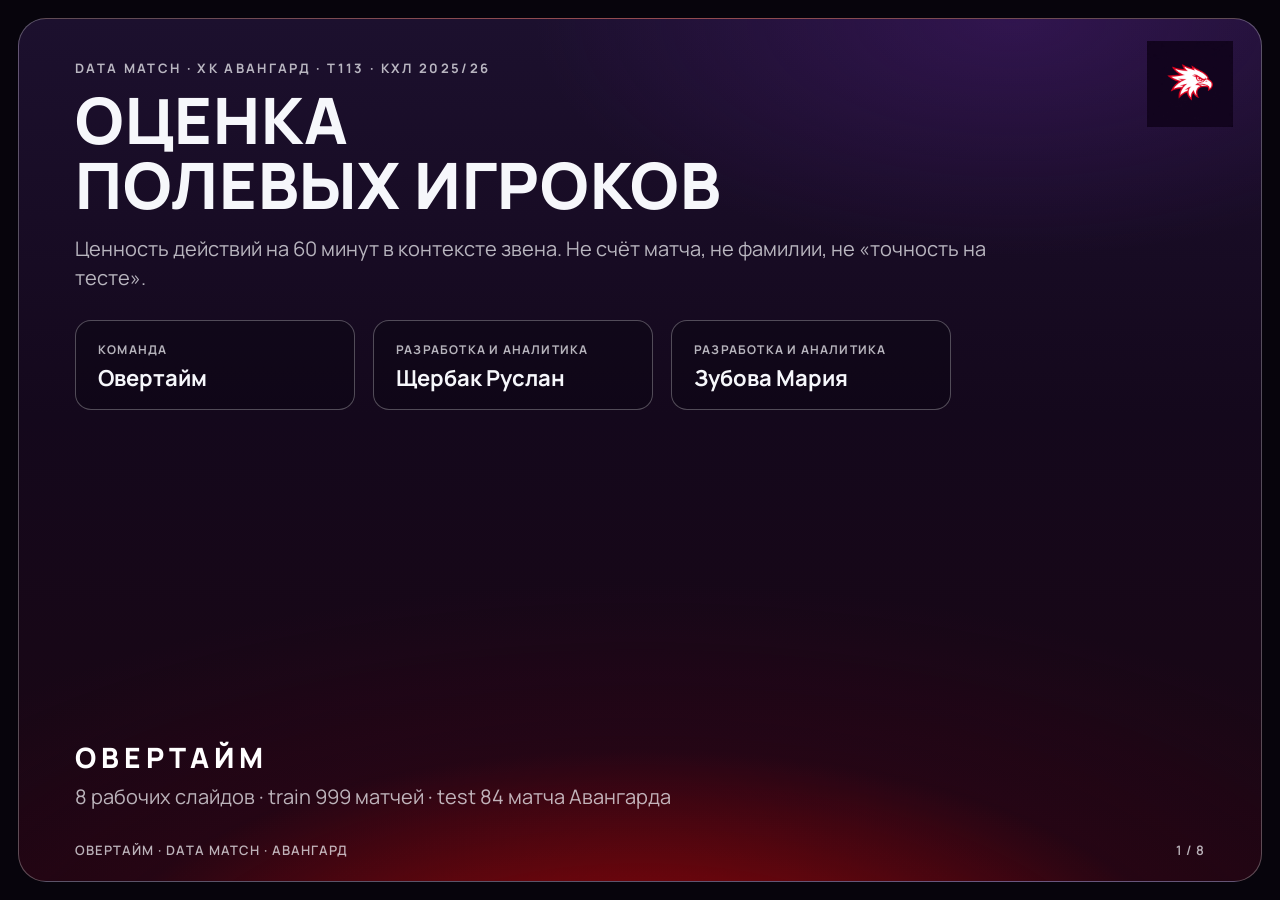
<file: docs/presentation/index.html>
<!DOCTYPE html>
<html lang="ru">
<head>
    <meta charset="UTF-8">
    <meta name="viewport" content="width=device-width, initial-scale=1">
    <title>Овертайм · Data Match · Авангард</title>
    <link rel="preconnect" href="https://fonts.googleapis.com">
    <link rel="preconnect" href="https://fonts.gstatic.com" crossorigin>
    <link href="https://fonts.googleapis.com/css2?family=Manrope:wght@400;500;600;700;800&display=swap" rel="stylesheet">
    <style>
        :root {
            --bg0: #12081c;
            --bg1: #1a0a28;
            --red: #e10600;
            --red-deep: #7a0018;
            --line: rgba(255, 255, 255, 0.28);
            --text: #f6f7fb;
            --muted: rgba(246, 247, 251, 0.72);
            --card: rgba(10, 6, 18, 0.38);
            --slide-bg:
                radial-gradient(120% 80% at 50% 115%, rgba(225, 6, 0, 0.72) 0%, rgba(90, 0, 24, 0.18) 38%, transparent 62%),
                radial-gradient(70% 50% at 80% 0%, rgba(88, 30, 140, 0.35), transparent 55%),
                linear-gradient(180deg, #1c102e 0%, #14081c 46%, #1a0612 100%);
        }

        * { box-sizing: border-box; margin: 0; padding: 0; }

        html, body {
            height: 100%;
            background: #07040c;
            color: var(--text);
            font-family: Manrope, "Segoe UI", sans-serif;
            overflow: hidden;
        }

        .stage {
            height: 100%;
            padding: 18px;
        }

        .deck {
            position: relative;
            height: 100%;
            border: 1.5px solid var(--line);
            border-radius: 28px;
            overflow: hidden;
            background: var(--slide-bg);
        }

        .hawk {
            position: absolute;
            top: 22px;
            right: 28px;
            width: 86px;
            height: 86px;
            object-fit: contain;
            z-index: 5;
            pointer-events: none;
        }

        .slide {
            display: none;
            height: 100%;
            padding: 40px 56px 70px;
            position: relative;
            background: transparent;
        }

        .slide.active { display: flex; flex-direction: column; }

        .fill {
            flex: 1;
            min-height: 0;
            display: grid;
            align-items: stretch;
        }

        .kicker {
            font-size: 13px;
            letter-spacing: 0.18em;
            text-transform: uppercase;
            color: var(--muted);
            font-weight: 700;
            margin-bottom: 10px;
        }

        h1 {
            font-size: 64px;
            line-height: 1.02;
            font-weight: 800;
            letter-spacing: 0.01em;
            text-transform: uppercase;
            margin-bottom: 16px;
        }

        h2 {
            font-size: 46px;
            line-height: 1.05;
            font-weight: 800;
            text-transform: uppercase;
            margin-bottom: 18px;
        }

        .lead {
            font-size: 20px;
            color: var(--muted);
            max-width: 920px;
            line-height: 1.45;
        }

        .card {
            border: 1.5px solid var(--line);
            border-radius: 22px;
            background: var(--card);
            padding: 8px 28px;
        }

        .row {
            display: grid;
            grid-template-columns: 220px 1fr;
            gap: 28px;
            padding: 22px 0;
            border-bottom: 1px solid var(--line);
            align-items: start;
        }

        .row:last-child { border-bottom: none; }

        .row b {
            font-size: 18px;
            letter-spacing: 0.08em;
            text-transform: uppercase;
            padding-top: 2px;
        }

        .row p {
            font-size: 20px;
            color: var(--muted);
            line-height: 1.4;
        }

        .pills {
            display: grid;
            grid-template-columns: repeat(4, 1fr);
            gap: 16px;
            margin-top: 8px;
        }

        .pill {
            border: 1.5px solid var(--line);
            border-radius: 18px;
            padding: 22px 20px 20px;
        }

        .tag {
            display: inline-block;
            border: 1.5px solid var(--line);
            border-radius: 999px;
            padding: 6px 14px;
            font-size: 13px;
            font-weight: 800;
            letter-spacing: 0.08em;
            text-transform: uppercase;
            margin-bottom: 12px;
        }

        .pill p {
            color: var(--muted);
            font-size: 16px;
            line-height: 1.4;
        }

        .grid-3, .grid-2, .steps {
            display: grid;
            gap: 16px;
        }

        .grid-3 { grid-template-columns: repeat(3, 1fr); }
        .grid-2 { grid-template-columns: 1.15fr 0.85fr; }
        .steps {
            grid-template-columns: 1fr;
            grid-template-rows: 1fr 1fr;
        }
        .steps-row {
            display: grid;
            grid-template-columns: 1fr 1fr 1fr;
            gap: 16px;
            min-height: 0;
        }
        .steps-row.two { grid-template-columns: 1fr 1fr; }
        .stack {
            display: grid;
            grid-template-rows: 1fr 1fr;
            gap: 16px;
            min-height: 0;
        }

        .tile {
            border: 1.5px solid var(--line);
            border-radius: 18px;
            padding: 22px 22px 20px;
            background: var(--card);
            display: flex;
            flex-direction: column;
        }

        .tile .n {
            color: #ff4d3a;
            font-weight: 800;
            font-size: 13px;
            letter-spacing: 0.12em;
        }

        .tile h3 {
            font-size: 24px;
            margin: 10px 0 10px;
            font-weight: 800;
        }

        .tile p { color: var(--muted); font-size: 17px; line-height: 1.45; }

        table {
            width: 100%;
            border-collapse: collapse;
            font-size: 20px;
            flex: 1;
        }

        th, td {
            text-align: left;
            padding: 20px 12px;
            border-bottom: 1px solid var(--line);
            vertical-align: middle;
        }

        th { color: var(--muted); font-weight: 600; font-size: 14px; letter-spacing: 0.06em; text-transform: uppercase; }
        td.num, th.num { text-align: right; font-variant-numeric: tabular-nums; }
        .good { color: #7dffb0; }
        .mid { color: #ffe08a; }
        .bad { color: #ff8a8a; }

        .names {
            display: flex;
            gap: 18px;
            margin-top: 28px;
            flex-wrap: wrap;
        }

        .name-card {
            border: 1.5px solid var(--line);
            border-radius: 16px;
            padding: 16px 22px;
            min-width: 280px;
            background: var(--card);
        }

        .name-card small { color: var(--muted); letter-spacing: 0.1em; text-transform: uppercase; font-size: 12px; font-weight: 700; }
        .name-card strong { display: block; font-size: 22px; margin-top: 4px; }

        .title-meta {
            margin-top: auto;
            display: flex;
            justify-content: space-between;
            align-items: flex-end;
            gap: 24px;
            padding-top: 28px;
        }

        .big-team {
            font-size: 28px;
            font-weight: 800;
            letter-spacing: 0.18em;
            text-transform: uppercase;
            color: #fff;
        }

        .qr-wrap {
            display: grid;
            grid-template-columns: 1.2fr 0.8fr;
            gap: 36px;
            align-items: center;
            flex: 1;
        }

        .qr-box {
            justify-self: end;
            background: #fff;
            border-radius: 24px;
            padding: 18px;
            width: 360px;
            box-shadow: 0 18px 60px rgba(0, 0, 0, 0.35);
        }

        .qr-box img, .qr-box svg { width: 100%; height: auto; display: block; }

        code {
            font-family: Consolas, "Cascadia Mono", ui-monospace, monospace;
            color: #fff;
            font-size: 0.92em;
        }

        a.gh {
            color: #fff;
            font-size: 28px;
            font-weight: 800;
            text-decoration: none;
            border-bottom: 2px solid var(--red);
            line-height: 1.35;
        }

        .footer {
            position: absolute;
            left: 56px;
            right: 56px;
            bottom: 22px;
            display: flex;
            justify-content: space-between;
            color: var(--muted);
            font-size: 13px;
            letter-spacing: 0.08em;
            text-transform: uppercase;
            font-weight: 600;
        }

        .help {
            position: absolute;
            right: 56px;
            bottom: 22px;
            z-index: 6;
            color: var(--muted);
            font-size: 12px;
        }

        .compare li {
            list-style: none;
            padding: 12px 0;
            border-bottom: 1px solid var(--line);
            font-size: 18px;
            color: var(--muted);
        }

        .compare li strong { color: #fff; }

        ul.plain { padding-left: 0; }
        ul.plain li {
            list-style: none;
            padding: 10px 0 10px 18px;
            position: relative;
            color: var(--muted);
            font-size: 18px;
            line-height: 1.4;
        }
        ul.plain li::before {
            content: "";
            position: absolute;
            left: 0;
            top: 18px;
            width: 8px;
            height: 8px;
            border-radius: 50%;
            background: var(--red);
        }

        @media print {
            @page {
                size: 1920px 1080px;
                margin: 0;
            }
            html, body, .stage, .deck {
                width: 1920px;
                height: auto;
                overflow: visible;
                background: #07040c;
                -webkit-print-color-adjust: exact !important;
                print-color-adjust: exact !important;
            }
            .stage { padding: 0; }
            .deck {
                border: none;
                border-radius: 0;
                height: auto;
            }
            .hawk { display: none; }
            .slide {
                display: flex !important;
                flex-direction: column;
                width: 1920px;
                height: 1080px;
                overflow: hidden;
                background: var(--slide-bg) !important;
                page-break-after: always;
                break-after: page;
                break-inside: avoid;
                -webkit-print-color-adjust: exact !important;
                print-color-adjust: exact !important;
            }
            .slide::after {
                content: "";
                position: absolute;
                top: 22px;
                right: 28px;
                width: 86px;
                height: 86px;
                background: url("assets/hawk.jpg") center / contain no-repeat;
            }
            .slide:last-of-type {
                page-break-after: auto;
                break-after: auto;
            }
            .footer, .help { display: none; }
            .fill { flex: 1; min-height: 0; }
        }
    </style>
</head>
<body>
    <div class="stage">
        <div class="deck">
            <img class="hawk" src="assets/hawk.jpg" alt="Авангард">

            <section class="slide active" data-title="Титул">
                <p class="kicker">Data Match · ХК Авангард · T113 · КХЛ 2025/26</p>
                <h1>Оценка<br>полевых игроков</h1>
                <p class="lead">Ценность действий на 60 минут в контексте звена. Не счёт матча, не фамилии, не «точность на тесте».</p>
                <div class="names">
                    <div class="name-card">
                        <small>Команда</small>
                        <strong>Овертайм</strong>
                    </div>
                    <div class="name-card">
                        <small>Разработка и аналитика</small>
                        <strong>Щербак Руслан</strong>
                    </div>
                    <div class="name-card">
                        <small>Разработка и аналитика</small>
                        <strong>Зубова Мария</strong>
                    </div>
                </div>
                <div class="title-meta">
                    <div>
                        <p class="big-team">Овертайм</p>
                        <p class="lead" style="margin-top:6px">8 рабочих слайдов · train 999 матчей · test 84 матча Авангарда</p>
                    </div>
                </div>
            </section>

            <section class="slide" data-title="Методика">
                <p class="kicker">Раздел 1</p>
                <h2>Методика</h2>
                <p class="lead" style="margin-bottom:22px">Что считаем простыми словами: не голы, а насколько действие приближает команду к броску.</p>
                <div class="steps fill">
                    <div class="steps-row">
                        <article class="tile">
                            <div class="n">01</div>
                            <h3>Лёд</h3>
                            <p>Секунды из смен <code>shift_*</code>. Без буллитов. В рейтинг — полевые с ≥ 20 мин.</p>
                        </article>
                        <article class="tile">
                            <div class="n">02</div>
                            <h3>Угроза T</h3>
                            <p>Клетка 3 м: шанс, что своя команда бросит в ближайшие 12 событий.</p>
                        </article>
                        <article class="tile">
                            <div class="n">03</div>
                            <h3>Δ действия</h3>
                            <p>Пас: T(куда) − T(откуда). Отбор +. Потеря −. Вход и выход относительно зоны.</p>
                        </article>
                    </div>
                    <div class="steps-row two">
                        <article class="tile">
                            <div class="n">04</div>
                            <h3>/ 60 мин</h3>
                            <p>Сумма ценности делится на время. Иначе выигрывает тот, кто просто больше играет.</p>
                        </article>
                        <article class="tile">
                            <div class="n">05</div>
                            <h3>RAPM</h3>
                            <p>5v5: свои +, соперники −. Ridge отделяет игрока от звена. Интервал — bootstrap матчей.</p>
                        </article>
                    </div>
                </div>
            </section>

            <section class="slide" data-title="Почему так">
                <p class="kicker">Раздел 1 · сравнение</p>
                <h2>Почему не G+A</h2>
                <div class="grid-2 fill">
                    <div class="card" style="padding: 8px 28px;">
                        <div class="row">
                            <b>Голы и передачи</b>
                            <p>Реализация и напарник. Момент без гола = ноль. Мало льда — мало очков.</p>
                        </div>
                        <div class="row">
                            <b>Плюс-минус</b>
                            <p>Следует за составом и счётом. Слабо отделяет защитника от края.</p>
                        </div>
                        <div class="row">
                            <b>Наш рейтинг</b>
                            <p>Создание угрозы, норма на 60 минут, вычет партнёров и соперников, доверительный интервал.</p>
                        </div>
                    </div>
                    <div class="stack">
                        <article class="tile">
                            <h3>Без утечки в test</h3>
                            <p>Только 76 типов событий из пересечения train ∩ test. Вбрасывания и удаления train-only не входят в модель.</p>
                        </article>
                        <article class="tile">
                            <h3>Не 101 коэффициент</h3>
                            <p>Один и тот же «пас» у своих ворот и под чужими — разная ценность. Геометрия важнее названия события.</p>
                        </article>
                    </div>
                </div>
            </section>

            <section class="slide" data-title="Проверка">
                <p class="kicker">Раздел 2</p>
                <h2>Проверка на train</h2>
                <p class="lead" style="margin-bottom:18px">999 матчей по <code>match_id</code>: 500 чётных — считаем рейтинг, 499 нечётных — смотрим будущую игру. 2760 полевых с ТОИ в обеих половинах. Это не метрика на 84 матчах Авангарда.</p>
                <div class="card fill" style="padding: 12px 24px 8px; display:flex; flex-direction:column;">
                    <table>
                        <thead>
                            <tr>
                                <th>Предиктор (1-я половина)</th>
                                <th>Что сравниваем</th>
                                <th class="num">Спирмен → G+A/60</th>
                            </tr>
                        </thead>
                        <tbody>
                            <tr>
                                <td>Броски / 60</td>
                                <td>База: объём бросков</td>
                                <td class="num good">0.21</td>
                            </tr>
                            <tr>
                                <td>G+A / 60</td>
                                <td>База: прошлые очки</td>
                                <td class="num mid">0.17</td>
                            </tr>
                            <tr>
                                <td>Плюс-минус / 60</td>
                                <td>База: командный +/-</td>
                                <td class="num">0.09</td>
                            </tr>
                            <tr>
                                <td>Рейтинг RAPM / 60</td>
                                <td>Наша оценка угрозы</td>
                                <td class="num">0.01</td>
                            </tr>
                        </tbody>
                    </table>
                </div>
                <p class="lead" style="margin-top:18px">Честно: броски лучше угадывают будущие G+A. Наш рейтинг про создание момента, не про реализацию. Устойчивость — shrink при малом ТОИ и интервал [lo; hi] по 160 ресэмплам матчей.</p>
            </section>

            <section class="slide" data-title="Границы">
                <p class="kicker">Раздел 3</p>
                <h2>Где можно доверять</h2>
                <div class="grid-2 fill">
                    <div class="card" style="padding: 22px 28px;">
                        <p class="tag">Можно</p>
                        <ul class="plain">
                            <li>Сравнивать полевых C / LW / RW / D с ≥ 20 минутами на тесте.</li>
                            <li>Смотреть относительный порядок и ширину интервала, не «абсолютную силу».</li>
                            <li>Читать рейтинг как вклад в угрозу в 5v5, а не как прогноз голов.</li>
                            <li>Использовать id игрока. Фамилии в данные и отчёт не входят.</li>
                        </ul>
                    </div>
                    <div class="card" style="padding: 22px 28px;">
                        <p class="tag">Нельзя</p>
                        <ul class="plain">
                            <li>Вратари, буллиты, редкие типы событий, которых нет в test.</li>
                            <li>Игроки с узким интервалом из‑за малого льда — оценка сжата к нулю.</li>
                            <li>Предсказывать счёт матча или заявлять «точность N% на Авангарде».</li>
                            <li>Сопоставлять id с реальными людьми и публиковать датасет хакатона.</li>
                        </ul>
                    </div>
                </div>
            </section>

            <section class="slide" data-title="Сдача">
                <p class="kicker">Результат</p>
                <h2>test_ratings.csv</h2>
                <div class="grid-3" style="margin-bottom:18px;">
                    <article class="tile" style="min-height:auto;">
                        <div class="n">Строки</div>
                        <h3>421 полевой</h3>
                        <p>Порог 20 минут ТОИ. Среди них 26 игроков T113.</p>
                    </article>
                    <article class="tile" style="min-height:auto;">
                        <div class="n">Колонки</div>
                        <h3>id, rating, lo, hi</h3>
                        <p>Точка, 4 знака, <code>lo ≤ rating ≤ hi</code>, сортировка по player_id.</p>
                    </article>
                    <article class="tile" style="min-height:auto;">
                        <div class="n">Запуск</div>
                        <h3>gradlew run</h3>
                        <p>Папка <code>datas/</code> рядом с проектом. Файл пишется в корень.</p>
                    </article>
                </div>
                <div class="card">
                    <div class="row">
                        <b>Данные</b>
                        <p>Только локально, в <code>datas/</code>. В git их нет и публиковать нельзя.</p>
                    </div>
                    <div class="row">
                        <b>Стек</b>
                        <p>Kotlin · DuckDB · Ktor. Один процесс считает отчёты и CSV — те же числа, что на экране.</p>
                    </div>
                    <div class="row">
                        <b>Воспроизводимость</b>
                        <p>С нуля: клонировать репозиторий, положить датасет в <code>datas/</code>, <code>.\gradlew.bat run</code> → <code>test_ratings.csv</code>.</p>
                    </div>
                </div>
            </section>

            <section class="slide" data-title="Важно">
                <p class="kicker">Ограничения хакатона</p>
                <h2>Важно</h2>
                <div class="pills fill">
                    <article class="pill">
                        <div class="tag">Данные</div>
                        <p>Только для хакатона, не публикуйте их. Каталог <code>datas/</code> в <code>.gitignore</code>.</p>
                    </article>
                    <article class="pill">
                        <div class="tag">Анонимность</div>
                        <p>Работаем с анонимными id. Не сопоставляем их с реальными игроками.</p>
                    </article>
                    <article class="pill">
                        <div class="tag">Воспроизводимость</div>
                        <p>Запуск с нуля выдаёт <code>test_ratings.csv</code>: те же 4 колонки, что у жюри.</p>
                    </article>
                    <article class="pill">
                        <div class="tag">Код</div>
                        <p>Код и презентация — жюри. Публичный репозиторий без датасета — на следующем слайде.</p>
                    </article>
                </div>
            </section>

            <section class="slide" data-title="GitHub">
                <p class="kicker">Команда Овертайм</p>
                <h2>Код проекта</h2>
                <div class="qr-wrap">
                    <div>
                        <p class="lead" style="margin-bottom:24px">Сканируйте QR или откройте репозиторий. Датасета внутри нет — только метод, сервис и сдача CSV.</p>
                        <a class="gh" href="https://github.com/lllnightlll/datamatch_analytics" target="_blank" rel="noopener">github.com/lllnightlll/datamatch_analytics</a>
                        <div class="names" style="margin-top:32px;">
                            <div class="name-card">
                                <small>Команда</small>
                                <strong>Овертайм</strong>
                            </div>
                            <div class="name-card">
                                <small>Авторы</small>
                                <strong>Щербак Руслан<br>Зубова Мария</strong>
                            </div>
                        </div>
                    </div>
                    <div class="qr-box">
                        <img src="assets/qr-github.svg" alt="QR-код на GitHub">
                    </div>
                </div>
            </section>

            <div class="footer">
                <span>Овертайм · Data Match · Авангард</span>
                <span id="counter">1 / 8</span>
            </div>
        </div>
    </div>
    <script>
        const slides = [...document.querySelectorAll(".slide")];
        const counter = document.getElementById("counter");
        let i = 0;

        function show(next) {
            i = (next + slides.length) % slides.length;
            slides.forEach((slide, idx) => slide.classList.toggle("active", idx === i));
            counter.textContent = (i + 1) + " / " + slides.length;
        }

        document.addEventListener("keydown", (event) => {
            if (["ArrowRight", "PageDown", " ", "Enter"].includes(event.key)) {
                event.preventDefault();
                show(i + 1);
            }
            if (["ArrowLeft", "PageUp", "Backspace"].includes(event.key)) {
                event.preventDefault();
                show(i - 1);
            }
            if (event.key === "Home") show(0);
            if (event.key === "End") show(slides.length - 1);
        });

        document.querySelector(".deck").addEventListener("click", (event) => {
            if (event.target.closest("a")) return;
            const mid = window.innerWidth / 2;
            show(event.clientX >= mid ? i + 1 : i - 1);
        });

        window.showSlide = show;
        window.slideCount = () => slides.length;
        show(0);
    </script>
</body>
</html>
</file>
